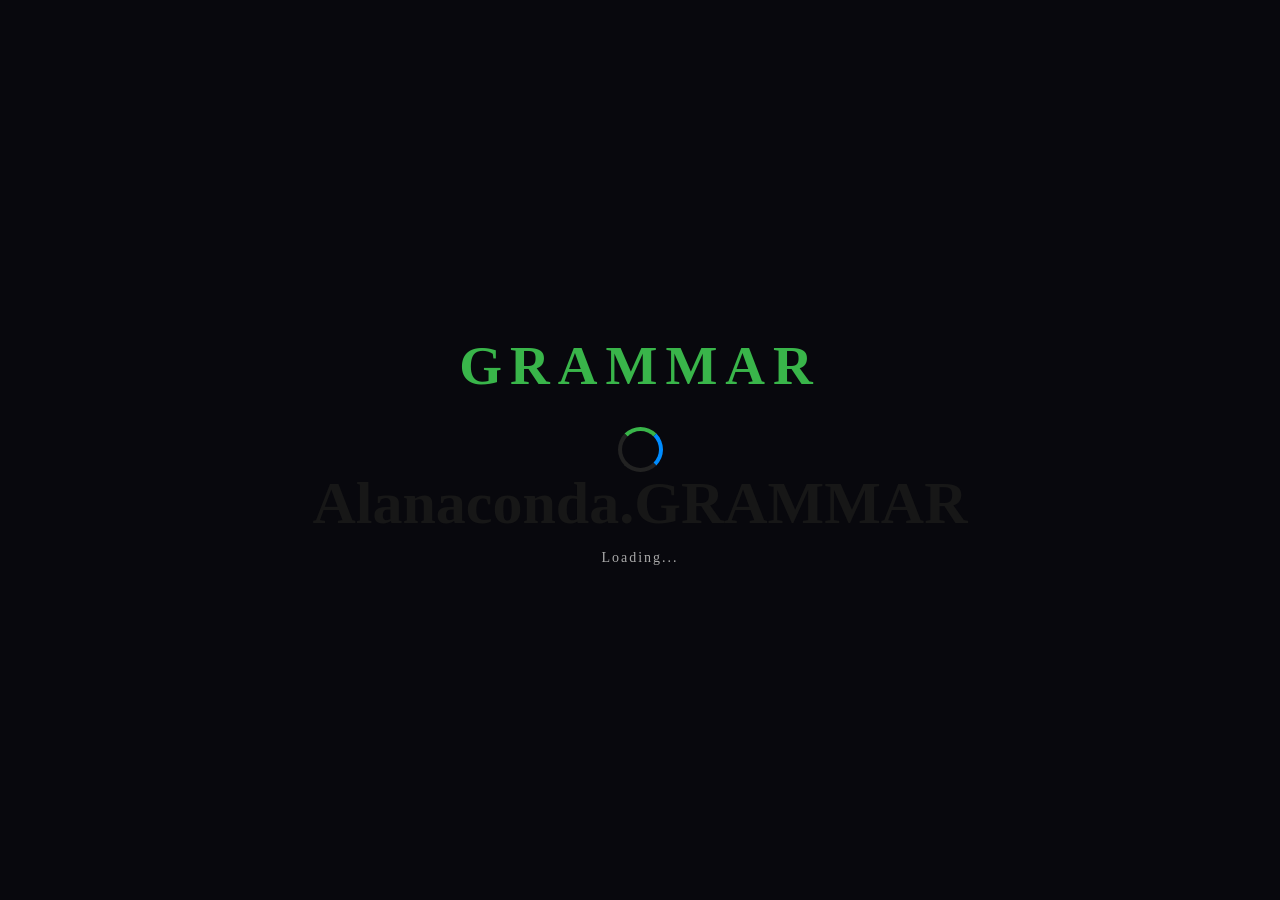
<file: index.html>
<!DOCTYPE html>
<html lang="en">

<head>
    <meta charset="UTF-8">

    <meta name="viewport"
          content="width=device-width, initial-scale=1.0">

    <title>Alanaconda.GRAMMAR</title>

    <!-- CSS -->
    <link rel="stylesheet" href="Style.css">

    <!-- PWA Manifest -->
    <link rel="manifest" href="./manifest.json">

    <!-- PWA Theme -->
    <meta name="theme-color" content="#39B54A">

    <!-- Mobile PWA -->
    <meta name="mobile-web-app-capable" content="yes">

    <!-- iOS -->
    <meta name="apple-mobile-web-app-capable" content="yes">
    <meta name="apple-mobile-web-app-status-bar-style"
          content="black-translucent">
    <meta name="apple-mobile-web-app-title"
          content="GRAMMAR">

    <!-- App Icon -->
    <link rel="icon"
          type="image/png"
          sizes="192x192"
          href="./icon-192.png">

    <link rel="apple-touch-icon"
          href="./icon-192.png">
</head>

<body>

    <!-- ================= SPLASH SCREEN ================= -->

    <div id="splash">

        <div class="logo">
            GRAMMAR
        </div>

        <div class="loader"></div>

        <h1>Alanaconda.GRAMMAR</h1>

        <p>Loading...</p>

    </div>


    <!-- ================= MAIN WEBSITE ================= -->

    <div id="main">

        <!-- NAVBAR -->

        <nav class="main-navbar">
            <h2>GRAMMAR</h2>

            <div class="nav-links">
                <a href="index.html">Home</a>
                <a href="Lessons.html">Lessons</a>
                <a href="Exercises.html">Exercises</a>
                <a href="Results.html">Results</a>
                <a href="Settings.html">Settings ⚙</a>
                <a class="whatsapp-link"
                   href="https://whatsapp.com/channel/0029VbDXFbCJZg49u0L0Hl3t"
                   target="_blank"
                   rel="noopener noreferrer"
                   aria-label="Open WhatsApp channel"
                   title="WhatsApp channel">
                    <svg viewBox="0 0 24 24" aria-hidden="true" focusable="false">
                        <path d="M12 2a10 10 0 0 0-8.7 14.94L2 22l5.2-1.28A10 10 0 1 0 12 2Zm0 18a8 8 0 0 1-4.08-1.12l-.3-.18-3.09.76.83-3.01-.2-.31A8 8 0 1 1 12 20Zm4.39-5.96c-.24-.12-1.42-.7-1.64-.78-.22-.08-.38-.12-.54.12-.16.24-.62.78-.76.94-.14.16-.28.18-.52.06-1.42-.71-2.35-1.27-3.29-2.88-.25-.43.25-.4.71-1.34.08-.16.04-.3-.02-.42-.06-.12-.54-1.3-.74-1.78-.2-.47-.4-.4-.54-.41h-.46c-.16 0-.42.06-.64.3-.22.24-.84.82-.84 2s.86 2.32.98 2.48c.12.16 1.69 2.58 4.1 3.62 1.52.66 2.12.72 2.88.61.46-.07 1.42-.58 1.62-1.14.2-.56.2-1.04.14-1.14-.06-.1-.22-.16-.46-.28Z" />
                   </svg>
                </a>
            </div>
        </nav>


        <!-- HERO SECTION -->

        <section class="hero">

            <div>

                <p class="small">
                    WELCOME TO GRAMMAR
                </p>

                <h1>
                    Learn Grammar.<br>
                    <span>Master English.</span>
                </h1>

                <p class="description">
                    Improve your English grammar with simple
                    lessons and smart exercises.
                </p>

                <a class="button" href="Lessons.html">
                    Start Learning
                </a>

                <blockquote class="home-verse" lang="ar" dir="rtl">
                    وَأَنْ لَيْسَ لِلإِنسَانِ إِلَّا مَا سَعَى ۝ وَأَنَّ سَعْيَهُ سَوْفَ يُرَى ۝
                </blockquote>

            </div>

        </section>

    </div>


    <!-- JavaScript -->
    <script src="script.js"></script>

    <!-- PWA Service Worker -->
    <script>
if ("serviceWorker" in navigator) {
    window.addEventListener("load", () => {
        navigator.serviceWorker
            .register("./sw.js", {
                updateViaCache: "none"
            })
            .then((registration) => {
                console.log("GRAMMAR PWA Ready 🚀", registration);
            })
            .catch((error) => {
                console.error("GRAMMAR PWA Error:", error);
            });
    });
}
    </script>
</body>

</html>
</file>
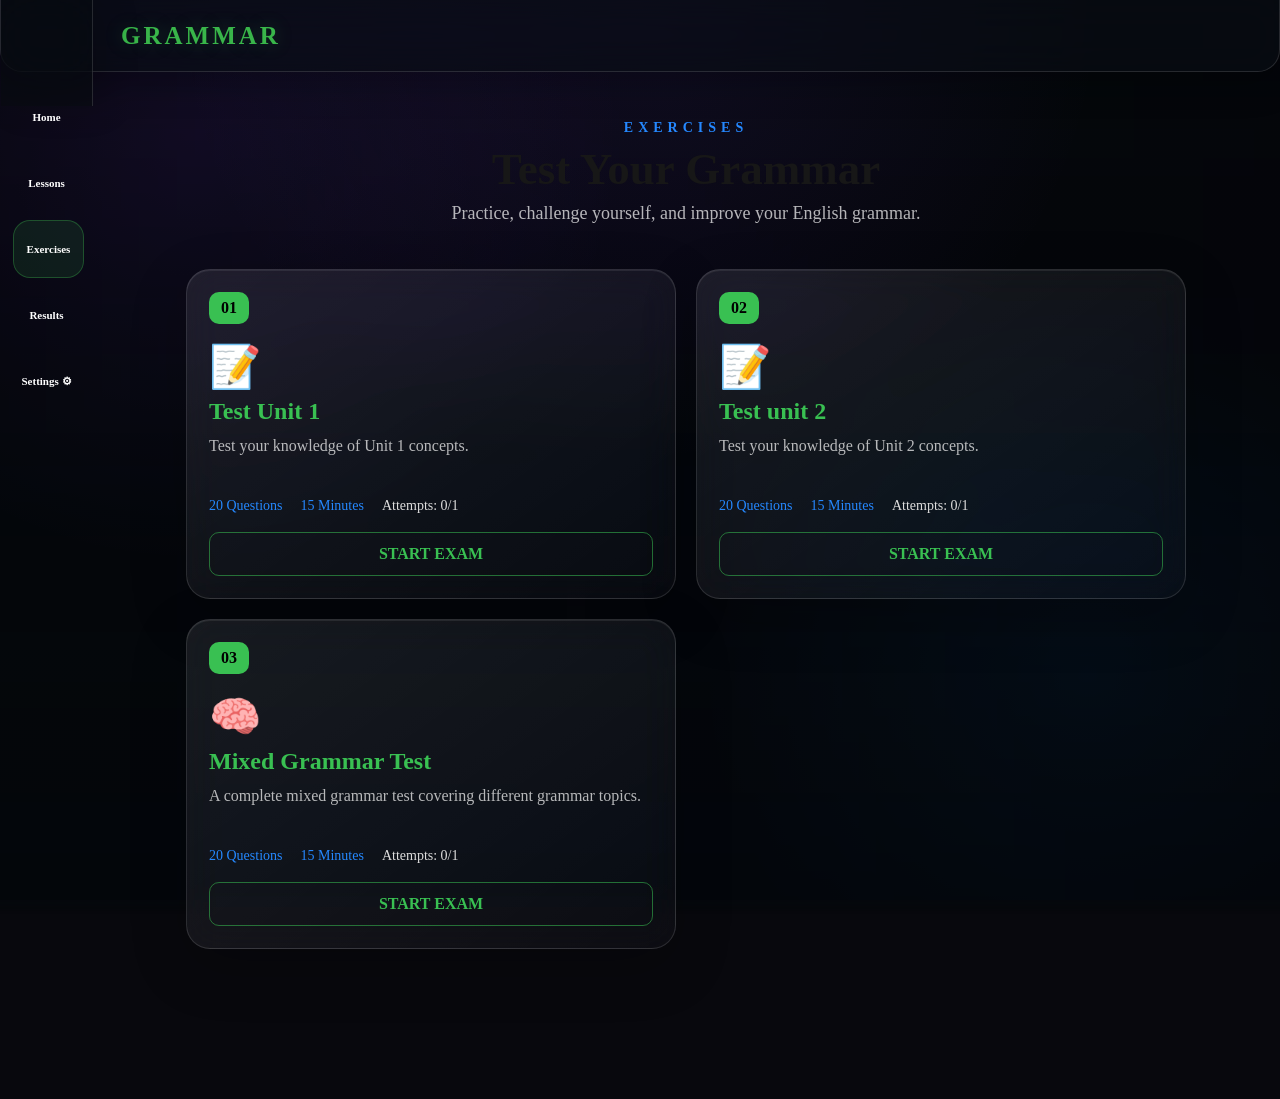
<file: Exercises.html>
<!DOCTYPE html>
<html lang="en">

<head>
	<meta charset="UTF-8">

	<meta
		name="viewport"
		content="width=device-width, initial-scale=1.0"
	>

	<title>GRAMMAR | Exercises</title>

	<link rel="stylesheet" href="Style.css">

</head>


<body>


	<!-- ================= NAVBAR ================= -->

	<nav class="main-navbar" aria-label="Main navigation">

		<h2>GRAMMAR</h2>

		<div class="nav-links">
			<a href="index.html">Home</a>
			<a href="Lessons.html">Lessons</a>
			<a href="Exercises.html" class="active">Exercises</a>
			<a href="Results.html">Results</a>
			<a href="Settings.html">Settings ⚙</a>
		</div>

	</nav>


	<!-- ================= EXERCISES ================= -->

	<main class="exercises-page">

		<header class="exercises-header">

			<p class="section-label">EXERCISES</p>

			<h1>Test Your Grammar</h1>

			<p class="exercises-description">
				Practice, challenge yourself, and improve your English grammar.
			</p>

		</header>


		<section
			id="exercisesContainer"
			class="exercises-container"
			aria-label="Grammar exercises"
		></section>

	</main>

	<script src="script.js"></script>
	<script src="exercises.js"></script>

</body>

</html>
</file>
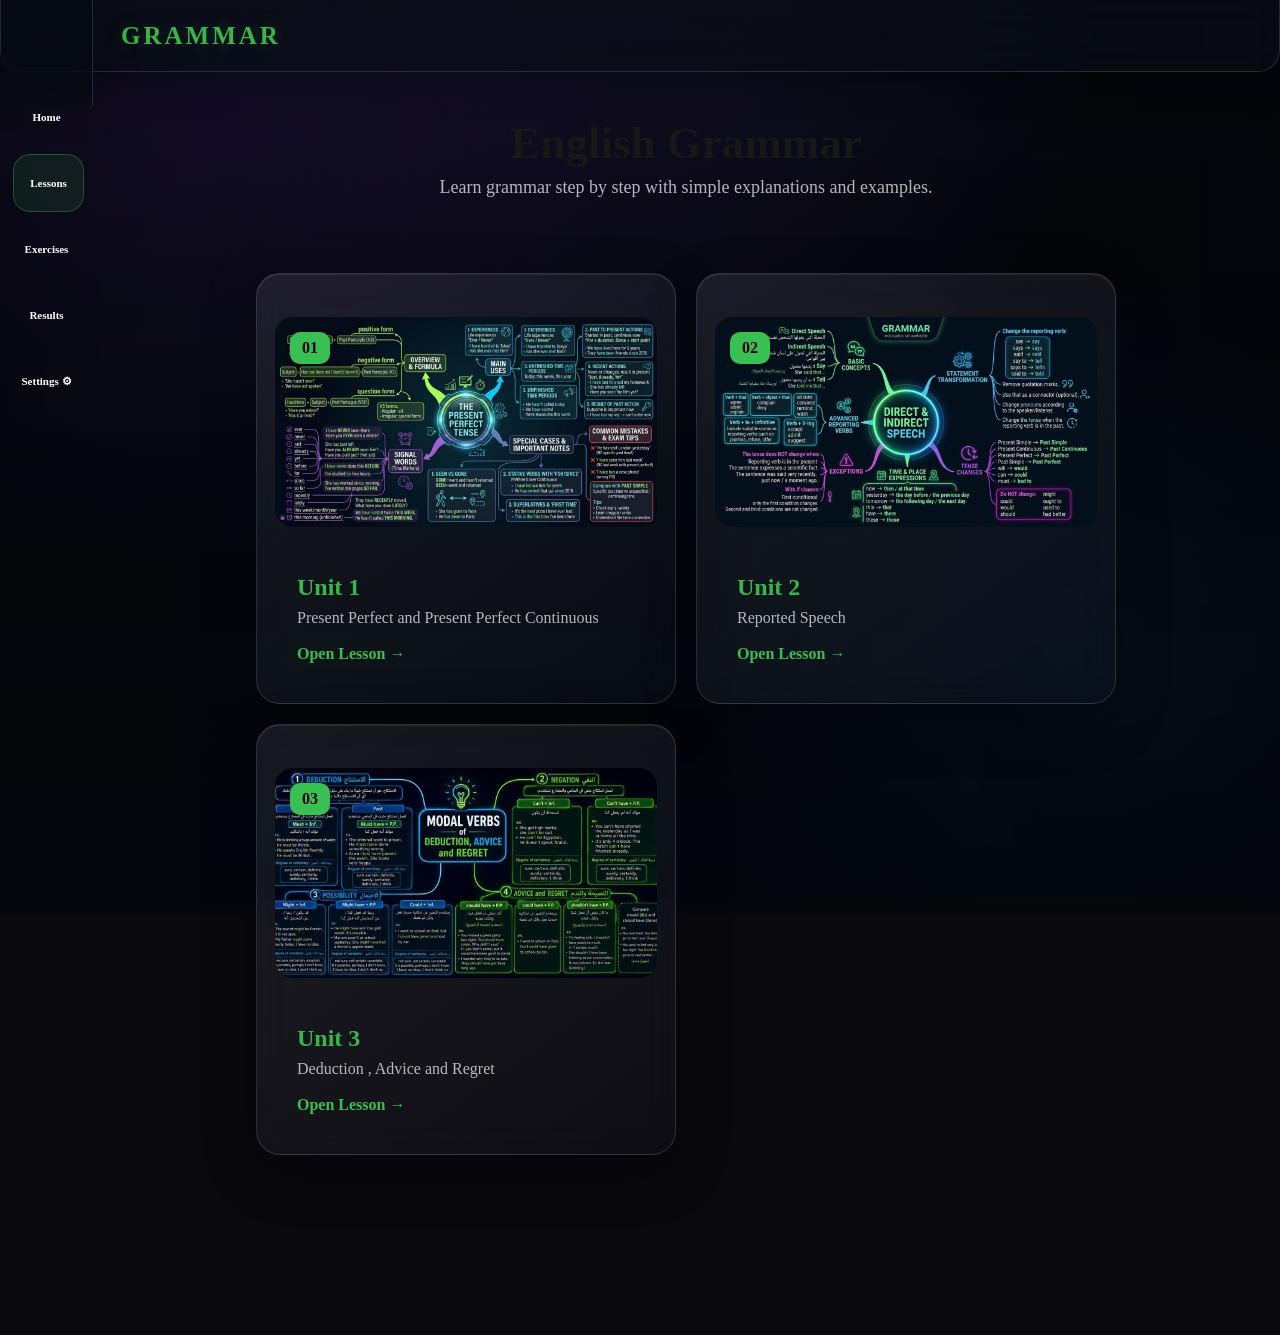
<file: Lessons.html>
<!DOCTYPE html>
<html lang="en">

<head>

    <meta charset="UTF-8">

    <meta
        name="viewport"
        content="width=device-width, initial-scale=1.0"
    >

    <title>GRAMMAR | Lessons</title>

    <link rel="stylesheet" href="Style.css">

</head>


<body>


<!-- ================= NAVBAR ================= -->

<nav class="main-navbar">
    <h2>GRAMMAR</h2>

    <div class="nav-links">
        <a href="index.html">Home</a>
        <a href="Lessons.html" class="active">Lessons</a>
        <a href="Exercises.html">Exercises</a>
        <a href="Results.html">Results</a>
        <a href="Settings.html">Settings ⚙</a>
    </div>
</nav>



<!-- ================= LESSONS ================= -->

<main class="lessons-page">
    <header class="lessons-header">
        <h1>
            English Grammar
        </h1>
        <p class="lessons-description">
            Learn grammar step by step with simple
            explanations and examples.
        </p>

    </header>



    <!-- LESSON CARDS -->

    <section
        id="lessonsContainer"
        class="lessons-container"
    ></section>


</main>
<script src="script.js"></script>
<script src="lessons.js"></script>
</body>

</html>
</file>
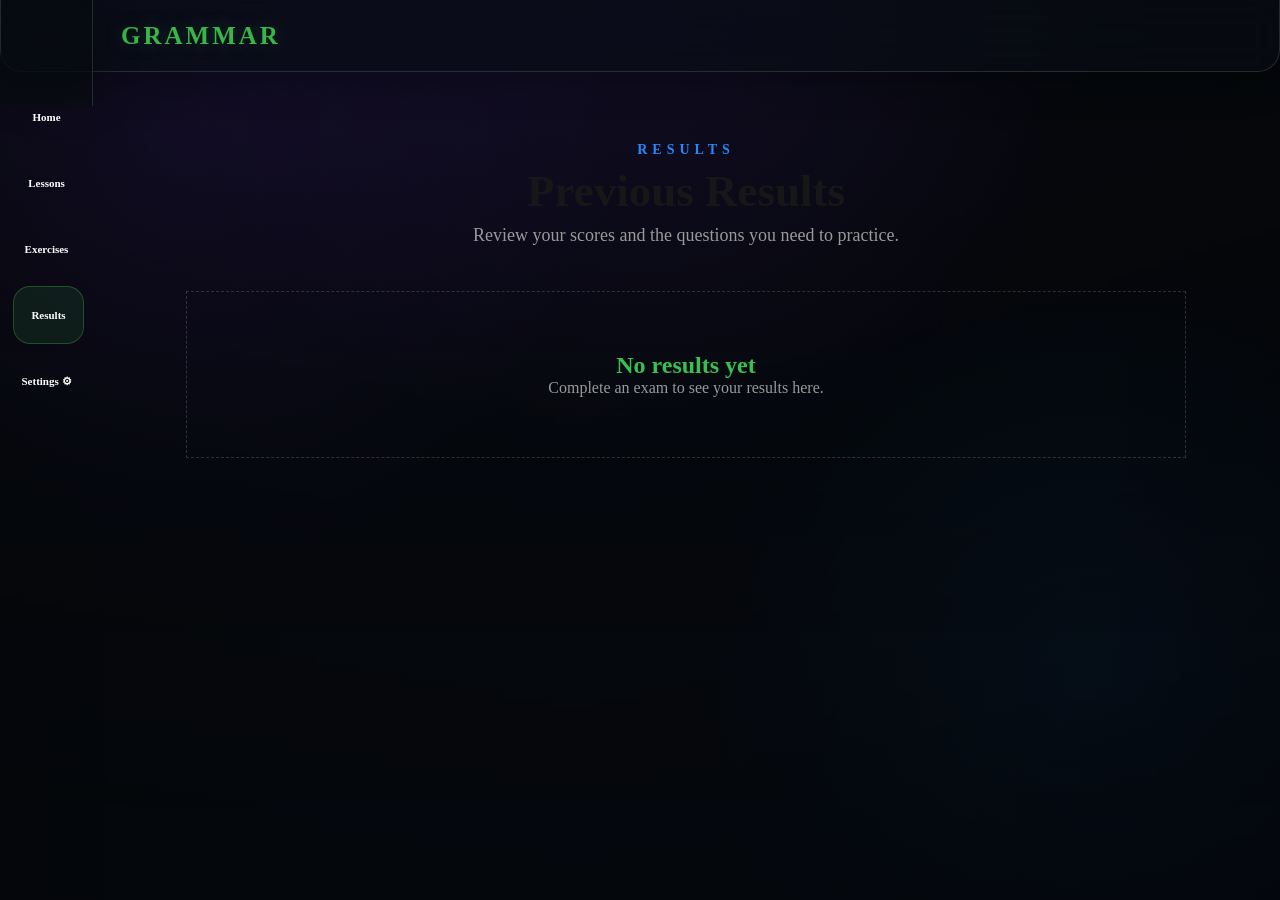
<file: Results.html>
<!DOCTYPE html>
<html lang="en">

<head>
    <meta charset="UTF-8">
    <meta name="viewport" content="width=device-width, initial-scale=1.0">
    <title>GRAMMAR | Results</title>
    <link rel="stylesheet" href="Style.css">
</head>

<body>
    <nav class="main-navbar" aria-label="Main navigation">
        <h2>GRAMMAR</h2>

        <div class="nav-links">
            <a href="index.html">Home</a>
            <a href="Lessons.html">Lessons</a>
            <a href="Exercises.html">Exercises</a>
            <a href="Results.html" class="active">Results</a>
            <a href="Settings.html">Settings ⚙</a>
        </div>
    </nav>

    <main class="results-page">
        <header class="results-header">
            <p class="section-label">RESULTS</p>
            <h1>Previous Results</h1>
            <p class="results-description">Review your scores and the questions you need to practice.</p>
        </header>

        <section id="resultsContainer" class="results-container" aria-live="polite"></section>
    </main>

    <script src="script.js"></script>
    <script src="results.js"></script>
</body>

</html>
</file>
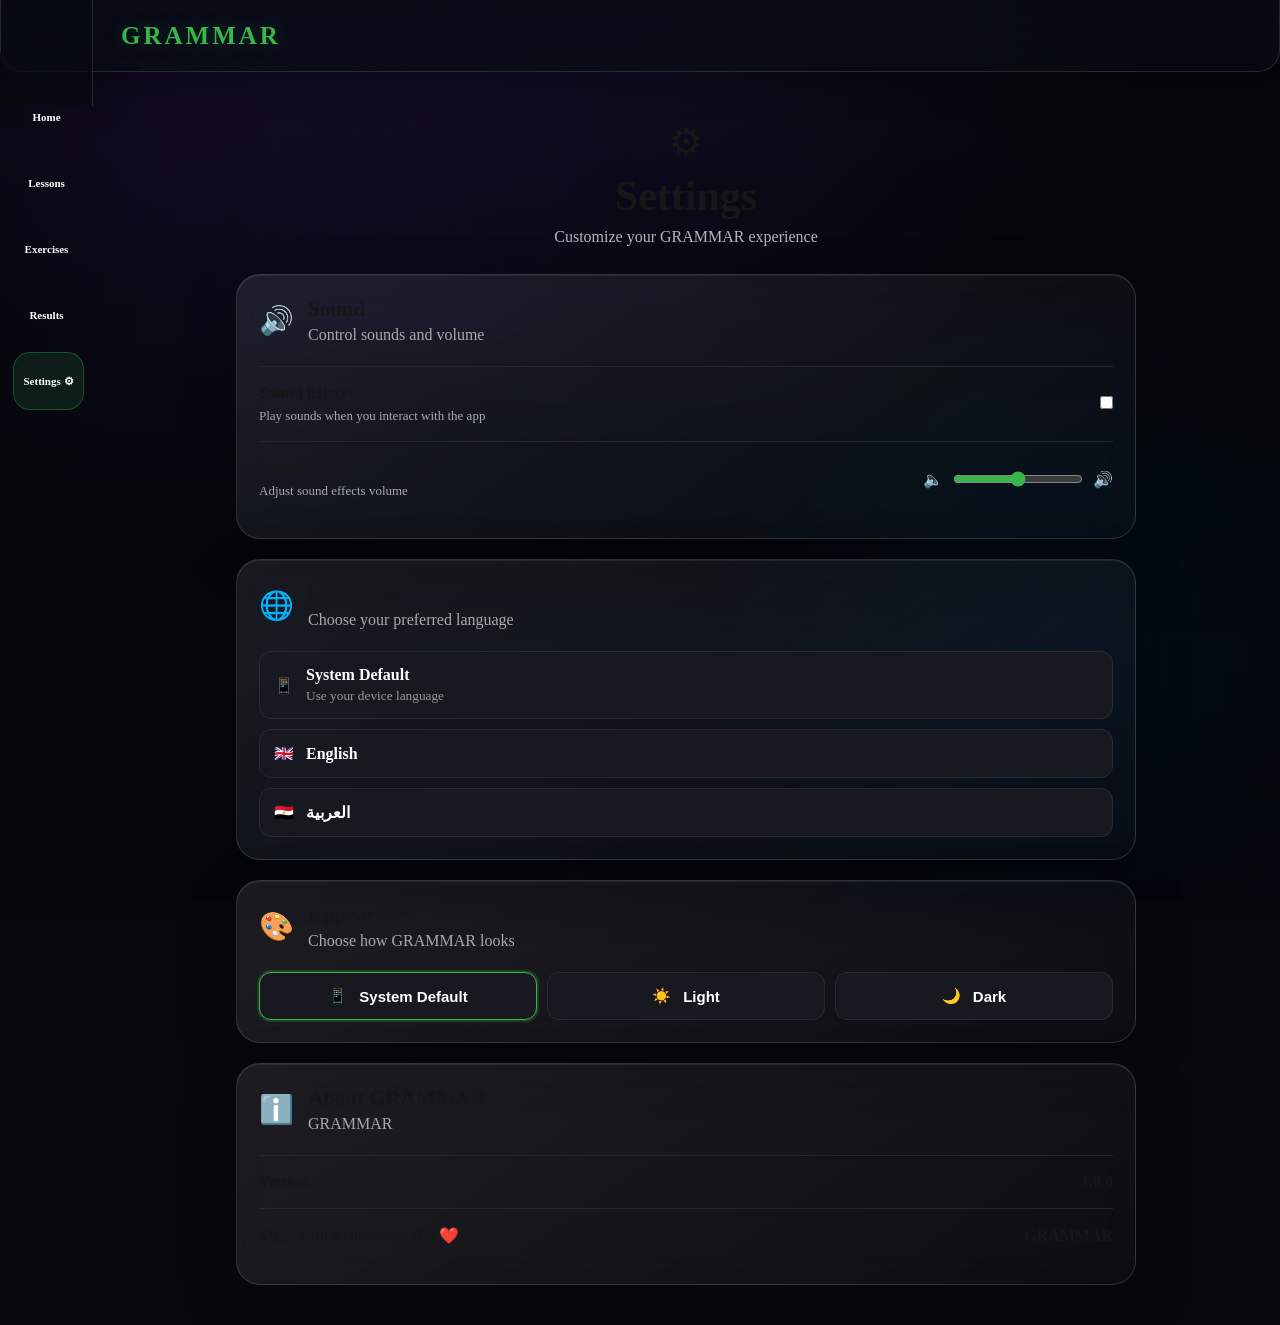
<file: Settings.html>
<!DOCTYPE html>
<html lang="en">

<head>
    <meta charset="UTF-8">
    <meta name="viewport" content="width=device-width, initial-scale=1.0">

    <title>GRAMMAR | Settings</title>

    <link rel="stylesheet" href="Style.css">
</head>

<body>

    <!-- NAVBAR -->
    <nav class="main-navbar">

        <h2>GRAMMAR</h2>

        <div class="nav-links">
            <a href="index.html">Home</a>
            <a href="Lessons.html">Lessons</a>
            <a href="Exercises.html">Exercises</a>
            <a href="Results.html">Results</a>
            <a href="Settings.html" class="active">Settings ⚙</a>
        </div>

    </nav>


    <!-- SETTINGS -->

    <main class="settings-page">

        <div class="settings-header">

            <span class="settings-icon">⚙</span>

            <h1 data-i18n="settings">Settings</h1>

            <p data-i18n="settingsDesc">
                Customize your GRAMMAR experience
            </p>

        </div>


        <!-- SOUND -->

        <section class="settings-card">

            <div class="settings-card-title">

                <div class="settings-title-icon">
                    🔊
                </div>

                <div>
                    <h2 data-i18n="sound">Sound</h2>

                    <p data-i18n="soundDesc">
                        Control sounds and volume
                    </p>
                </div>

            </div>


            <div class="setting-row">

                <div>
                    <h3 data-i18n="soundEffects">
                        Sound Effects
                    </h3>

                    <p data-i18n="soundEffectsDesc">
                        Play sounds when you interact with the app
                    </p>
                </div>

                <label class="switch">

                    <input
                        type="checkbox"
                        id="soundToggle"
                    >

                    <span class="slider"></span>

                </label>

            </div>


            <div class="setting-row volume-row">

                <div>

                    <h3 data-i18n="volume">
                        Volume
                    </h3>

                    <p data-i18n="volumeDesc">
                        Adjust sound effects volume
                    </p>

                </div>

                <div class="volume-control">

                    <span>🔈</span>

                    <input
                        type="range"
                        id="volumeControl"
                        min="0"
                        max="1"
                        step="0.05"
                    >

                    <span>🔊</span>

                </div>

            </div>

        </section>



        <!-- LANGUAGE -->

        <section class="settings-card">

            <div class="settings-card-title">

                <div class="settings-title-icon">
                    🌐
                </div>

                <div>

                    <h2 data-i18n="language">
                        Language
                    </h2>

                    <p data-i18n="languageDesc">
                        Choose your preferred language
                    </p>

                </div>

            </div>


            <div class="language-options">

                <label class="language-option">

                    <input
                        type="radio"
                        name="language"
                        value="system"
                    >

                    <div class="language-info">

                        <span class="language-flag">
                            📱
                        </span>

                        <div>

                            <strong data-i18n="systemDefault">
                                System Default
                            </strong>

                            <small data-i18n="systemDesc">
                                Use your device language
                            </small>

                        </div>

                    </div>

                    <span class="radio-circle"></span>

                </label>


                <label class="language-option">

                    <input
                        type="radio"
                        name="language"
                        value="en"
                    >

                    <div class="language-info">

                        <span class="language-flag">
                            🇬🇧
                        </span>

                        <div>

                            <strong>
                                English
                            </strong>

                        </div>

                    </div>

                    <span class="radio-circle"></span>

                </label>


                <label class="language-option">

                    <input
                        type="radio"
                        name="language"
                        value="ar"
                    >

                    <div class="language-info">

                        <span class="language-flag">
                            🇪🇬
                        </span>

                        <div>

                            <strong>
                                العربية
                            </strong>

                        </div>

                    </div>

                    <span class="radio-circle"></span>

                </label>

            </div>

        </section>



        <!-- APPEARANCE -->

        <section class="settings-card">

            <div class="settings-card-title">

                <div class="settings-title-icon">
                    🎨
                </div>

                <div>

                    <h2 data-i18n="appearance">
                        Appearance
                    </h2>

                    <p data-i18n="appearanceDesc">
                        Choose how GRAMMAR looks
                    </p>

                </div>

            </div>


            <div class="theme-options">

                <button
                    class="theme-option"
                    data-theme="system"
                >

                    <span>📱</span>

                    <strong data-i18n="systemDefault">
                        System
                    </strong>

                </button>


                <button
                    class="theme-option"
                    data-theme="light"
                >

                    <span>☀️</span>

                    <strong data-i18n="light">
                        Light
                    </strong>

                </button>


                <button
                    class="theme-option"
                    data-theme="dark"
                >

                    <span>🌙</span>

                    <strong data-i18n="dark">
                        Dark
                    </strong>

                </button>

            </div>

        </section>



        <!-- ABOUT -->

        <section class="settings-card about-settings">

            <div class="settings-card-title">

                <div class="settings-title-icon">
                    ℹ️
                </div>

                <div>

                    <h2 data-i18n="about">
                        About GRAMMAR
                    </h2>

                    <p>
                        GRAMMAR
                    </p>

                </div>

            </div>


            <div class="app-info">

                <span data-i18n="version">
                    Version
                </span>

                <strong>
                    1.0.0
                </strong>

            </div>


            <div class="app-info">

                <span data-i18n="madeWith">
                    Made with AlancondaX09🐍
                </span>

                <strong>
                    GRAMMAR
                </strong>

            </div>

        </section>

    </main>


    <script src="script.js"></script>

</body>

</html>
</file>
<file: Style.css>
:root {
    --background: #08080d;
    --text: white;
    --card: #111118;
    --border: #24242d;
    --muted: #aaa;
    --accent: #39b54a;
    --accent-secondary: #008cff;
}

html[data-theme="light"] {
    --background: #f5f7fb;
    --text: #171717;
    --card: white;
    --border: #ddddE5;
    --muted: #666;
    --accent: #218838;
    --accent-secondary: #006dcc;
}

html[data-theme="dark"] {
    --background: #08080d;
    --text: white;
    --card: #111118;
    --border: #24242d;
    --muted: #aaa;
    --accent: #39b54a;
    --accent-secondary: #008cff;
}

body {
    background: var(--background);
    color: var(--text);
    transition: background 0.3s ease, color 0.3s ease;
}

nav {
    border-bottom-color: var(--border);
}

.nav-links a {
    color: var(--text);
}

.settings-card {
    background: var(--card);
    border-color: var(--border);
}

.settings-card p,
.settings-header p {
    color: var(--muted);
}

.language-option,
.theme-option {
    color: var(--text);
    background: var(--card);
    border-color: var(--border);
}

.theme-option.selected {
    border-color: #39b54a;
    box-shadow: 0 0 0 2px rgba(57, 181, 74, 0.25);
}

* {
    margin: 0;
    padding: 0;
    box-sizing: border-box;
}

/* =====================
   SPLASH SCREEN
===================== */

#splash {
    position: fixed;
    inset: 0;

    background: #08080d;

    display: flex;
    flex-direction: column;
    justify-content: center;
    align-items: center;

    z-index: 9999;

    transition: opacity 0.5s ease;
}

#splash.hide {
    opacity: 0;
}


/* LOGO */

.logo {
    font-size: 55px;
    font-weight: 900;
    letter-spacing: 8px;

    /* أخضر عادي */
    color: #39b54a;

    opacity: 0;

    animation: logoShow 1.5s ease forwards;
}


/* LOADER */

.loader {
    width: 45px;
    height: 45px;

    margin-top: 30px;

    border-radius: 50%;

    border: 4px solid #222;

    border-top: 4px solid #39b54a;
    border-right: 4px solid #008cff;

    animation: spin 1s linear infinite;
}


#splash p {
    margin-top: 15px;

    color: #aaa;

    font-size: 14px;

    letter-spacing: 2px;
}


#splash h1 {
    width: min(100% - 32px, 700px);

    font-size: clamp(22px, 8vw, 60px);

    line-height: 1.05;

    text-align: center;

    white-space: nowrap;
}


/* =====================
   ANIMATIONS
===================== */

@keyframes logoShow {

    0% {
        opacity: 0;
        transform: scale(0.5);
    }

    70% {
        opacity: 1;
        transform: scale(1.1);
    }

    100% {
        opacity: 1;
        transform: scale(1);
    }

}


@keyframes spin {

    from {
        transform: rotate(0deg);
    }

    to {
        transform: rotate(360deg);
    }

}


/* =====================
   MAIN WEBSITE
===================== */

#main {
    display: none;

    min-height: 100vh;

    animation: homeShow 1s ease;
}


@keyframes homeShow {

    from {
        opacity: 0;
        transform: translateY(30px);
    }

    to {
        opacity: 1;
        transform: translateY(0);
    }

}


/* =====================
   NAVBAR
===================== */

nav {
    height: 80px;

    display: flex;

    align-items: center;

    justify-content: space-between;

    padding: 0 8%;

    border-bottom: 1px solid #222;
}


nav h2 {
    color: #39b54a;

    letter-spacing: 3px;
}


/* NAV LINKS */

.nav-links {
    display: flex;

    gap: 30px;
}


.nav-links a {
    color: white;

    text-decoration: none;

    transition: 0.3s;
}


.nav-links a:hover {
    color: #39b54a;
}


/* =====================
   HERO
===================== */

.hero {
    min-height: auto;
    margin-top: 0;
    padding: 60px 7% 40px;
    align-items: flex-start;
}


.small {
    color: #008cff;

    letter-spacing: 4px;

    margin-bottom: 20px;
}


h1 {
    font-size: 70px;

    line-height: 1.05;
}


h1 span {
    color: #39b54a;
}


.description {
    max-width: 550px;

    color: #aaa;

    font-size: 18px;

    line-height: 1.7;

    margin: 25px 0;
}


/* =====================
   BUTTON
===================== */

button,
.button {
    border: none;

    padding: 15px 30px;

    border-radius: 8px;

    background: #39b54a;

    color: #050505;

    font-size: 16px;

    font-weight: bold;

    cursor: pointer;

    transition: 0.3s;

    display: inline-block;

    text-decoration: none;
}


button:hover,
.button:hover {
    transform: scale(1.05);

    box-shadow:
        0 0 15px rgba(57, 181, 74, 0.4);
}


.home-verse {
    width: 100%;
    margin: 42px 0 0;
    color: #f2f2f2;
    font-size: 22px;
    line-height: 1.9;
    text-align: center;
}


/* =====================
   MOBILE
===================== */

@media (max-width: 760px) {

    nav {
        height: auto;
        min-height: 60px;
        padding: 10px 6px;
        gap: 5px;
        flex-wrap: nowrap;
    }


    nav h2 {
        font-size: 15px;
        letter-spacing: 1px;
        flex-shrink: 0;
    }


    .nav-links {
        display: flex;
        align-items: center;
        justify-content: flex-end;
        gap: 8px;
        flex: 1;
        flex-wrap: nowrap;
    }


    .nav-links a {
        font-size: 11px;
        white-space: nowrap;
    }


    .hero {
        min-height: calc(100vh - 120px);

        padding: 50px 7%;
    }


    h1 {
        font-size: 45px;
    }


    .description {
        font-size: 16px;
    }


    .logo {
        font-size: 40px;

        letter-spacing: 5px;
    }


    #splash h1 {
        width: calc(100% - 32px);

        font-size: clamp(22px, 8vw, 32px);
    }

}

.sound-toggle {
    padding: 8px 12px;
    font-size: 20px;
    background: transparent;
    color: white;
}

/* SETTINGS PAGE */
.settings-page {
    width: min(900px, 92%);
    margin: 40px auto;
}

.settings-header {
    text-align: center;
    margin-bottom: 28px;
}

.settings-icon {
    font-size: 38px;
}

.settings-header h1 {
    font-size: 42px;
    margin: 10px 0;
}

.settings-header p,
.settings-card p {
    color: #aaa;
}

.settings-card {
    background: #111118;
    border: 1px solid #24242d;
    border-radius: 16px;
    padding: 22px;
    margin-bottom: 20px;
}

.settings-card-title {
    display: flex;
    align-items: center;
    gap: 14px;
    margin-bottom: 22px;
}

.settings-title-icon {
    font-size: 28px;
}

.settings-card-title h2 {
    font-size: 21px;
    margin-bottom: 4px;
}

.setting-row,
.app-info {
    display: flex;
    align-items: center;
    justify-content: space-between;
    gap: 20px;
    padding: 17px 0;
    border-top: 1px solid #252530;
}

.setting-row h3 {
    font-size: 16px;
    margin-bottom: 6px;
}

.setting-row p {
    font-size: 13px;
}

.volume-control {
    display: flex;
    align-items: center;
    gap: 10px;
    min-width: 180px;
}

.volume-control input {
    accent-color: #39b54a;
    width: 130px;
}

.language-options,
.theme-options {
    display: grid;
    gap: 10px;
}

.language-option,
.theme-option {
    display: flex;
    align-items: center;
    gap: 12px;
    width: 100%;
    padding: 14px;
    color: white;
    background: #181820;
    border: 1px solid #292936;
    border-radius: 12px;
}

.language-option {
    cursor: pointer;
}

.language-option input {
    display: none;
}

.language-info {
    display: flex;
    align-items: center;
    gap: 12px;
    flex: 1;
}

.language-info small {
    display: block;
    color: #999;
    margin-top: 4px;
}

.theme-options {
    grid-template-columns: repeat(3, 1fr);
}

.theme-option {
    justify-content: center;
    cursor: pointer;
    font-size: 15px;
}

.theme-option:hover,
.language-option:hover {
    border-color: #39b54a;
    background: #1d1d27;
}

@media (max-width: 600px) {
    nav {
        padding: 10px 8px;
        min-height: 60px;
        gap: 6px;
    }

    nav h2 {
        font-size: 15px;
        letter-spacing: 1px;
    }

    .nav-links {
        gap: 5px;
    }

    .nav-links a {
        font-size: 10px;
        white-space: nowrap;
    }

    .settings-page {
        width: 94%;
        margin: 25px auto;
    }

    .settings-header h1 {
        font-size: 30px;
    }

    .settings-card {
        padding: 16px;
        border-radius: 13px;
    }

    .setting-row {
        align-items: flex-start;
        flex-direction: column;
        gap: 12px;
    }

    .volume-control {
        width: 100%;
        min-width: 0;
    }

    .volume-control input {
        width: 100%;
    }

    .theme-options {
        grid-template-columns: 1fr;
    }

    .app-info {
        font-size: 14px;
    }
}

.main-navbar {
    display: flex;
    flex-direction: column;
    align-items: center;
    justify-content: center;
    gap: 18px;
    padding: 22px 30px;
    text-align: center;
}

.main-navbar h2 {
    margin: 0;
    font-size: 32px;
    font-weight: 800;
    letter-spacing: 2px;
    color: #7c3aed;
}

.main-navbar .nav-links {
    display: flex;
    justify-content: center;
    align-items: center;
    gap: 28px;
    flex-wrap: wrap;
}

.main-navbar .nav-links a {
    color: #222;
    font-size: 17px;
    font-weight: 700;
    text-decoration: none;
    transition: color 0.3s ease, transform 0.3s ease;
}

.main-navbar .nav-links a:hover {
    color: #7c3aed;
    transform: translateY(-2px);
}

.main-navbar .nav-links .whatsapp-link {
    display: inline-flex;
    align-items: center;
    justify-content: center;
    width: 38px;
    height: 38px;
    color: #25d366 !important;
    text-shadow: none;
    border: 1px solid rgba(37, 211, 102, 0.45);
    border-radius: 50%;
    transition: color 0.3s ease, background-color 0.3s ease, transform 0.3s ease;
}

.main-navbar .nav-links .whatsapp-link svg {
    width: 22px;
    height: 22px;
    fill: currentColor;
}

.main-navbar .nav-links .whatsapp-link:hover {
    color: #ffffff !important;
    background-color: #25d366;
    transform: translateY(-2px) scale(1.05);
}

.main-navbar .nav-links .login-link {
    display: inline-flex;
    align-items: center;
    justify-content: center;
    width: 38px;
    height: 38px;
    padding: 0;
    color: #39b54a !important;
    text-shadow: none;
    background: transparent;
    border: 1px solid rgba(57, 181, 74, 0.45);
    border-radius: 50%;
    transition: color 0.3s ease, background-color 0.3s ease, transform 0.3s ease;
}

.main-navbar .nav-links .login-link svg {
    width: 22px;
    height: 22px;
    fill: currentColor;
}

.main-navbar .nav-links .login-link:hover,
.main-navbar .nav-links .login-link:focus-visible {
    color: #ffffff !important;
    background-color: #39b54a;
    transform: translateY(-2px) scale(1.05);
    outline: none;
}

@media (max-width: 600px) {
    .main-navbar .nav-links {
        gap: 14px;
    }

    .main-navbar .nav-links a {
        font-size: 15px;
    }

    .main-navbar .nav-links .whatsapp-link {
        width: 34px;
        height: 34px;
    }

    .main-navbar .nav-links .login-link {
        width: 34px;
        height: 34px;
    }
}

nav h2,
.main-navbar h2 {
    color: #39b54a !important;
    font-weight: 900;
    letter-spacing: 3px;
}

.nav-links a,
.main-navbar .nav-links a {
    color: #ffffff !important;
    font-size: 17px;
    font-weight: 700;
    text-decoration: none;
    text-shadow: 0 1px 3px rgba(0, 0, 0, 0.5);
}

.nav-links a:hover,
.main-navbar .nav-links a:hover {
    color: #39b54a !important;
}

.lessons-container {
    display: grid;
    grid-template-columns: repeat(auto-fit, minmax(240px, 1fr));
    gap: 24px;
    padding: 30px 7%;
}

.lesson-card {
    padding: 18px;
    border: 1px solid var(--border);
    border-radius: 16px;
    background: var(--card);
}

.lesson-card img {
    width: 100%;
    height: 160px;
    object-fit: cover;
    border-radius: 12px;
    cursor: pointer;
}

.lesson-card .lesson-content-image {
    height: auto;
    max-height: none;
    object-fit: contain;
    cursor: default;
}

.lesson-card h2 {
    color: #39b54a;
}

.lesson-card p,
.lesson-text p {
    color: var(--muted);
}

.lesson-content {
    display: none;
    margin: 20px 7%;
    padding: 25px;
    border: 1px solid var(--border);
    border-radius: 16px;
    background: var(--card);
}

.lesson-content.show {
    display: block;
}

.lesson-content-inner {
    position: relative;
}

.close-lesson {
    float: right;
    cursor: pointer;
}


.lesson-image {
    display: block;
    max-width: 100%;
    margin: 25px auto;
    border-radius: 12px;
    cursor: zoom-in;
}

.lesson-text {
    margin: 25px 0;
}
/* =========================================
   LESSONS PAGE
========================================= */


.lessons-page {

    width: 90%;

    max-width: 1000px;

    margin: 70px auto;

    padding-bottom: 80px;

}



/* HEADER */

.lessons-header {

    text-align: center;

    margin-bottom: 45px;

}


.section-label {

    color: #2588ff;

    letter-spacing: 5px;

    font-size: 14px;

    font-weight: bold;

}


.lessons-header h1 {

    font-size: 45px;

    margin: 10px 0;

}


.lessons-description {

    color: #999;

    font-size: 18px;

}


.lesson-link {
    margin: 30px 0;
    padding: 22px;
    border: 1px solid rgba(57, 192, 82, 0.35);
    border-radius: 12px;
    background: rgba(57, 192, 82, 0.08);
}

.lesson-link h3 {
    margin-bottom: 10px;
    color: #39c052;
    font-size: 25px;
}

.lesson-link p {
    margin-bottom: 16px;
    color: #ddd;
    font-size: 18px;
    line-height: 1.8;
}

.lesson-link a {
    color: #fff;
    font-weight: 700;
}



/* =========================================
   LESSON CARDS
========================================= */


.lessons-container {

    display: grid;

    grid-template-columns:
        repeat(2, 1fr);

    gap: 20px;

}



.lesson-card {

    background:
        rgba(255,255,255,0.04);

    border:
        1px solid rgba(255,255,255,0.08);

    border-radius: 20px;

    overflow: hidden;

    cursor: pointer;

    transition:
        transform 0.25s,
        border 0.25s,
        box-shadow 0.25s;

}


.lesson-card:hover {

    transform:
        translateY(-6px);

    border-color:
        #39c052;

    box-shadow:
        0 10px 35px
        rgba(57,192,82,0.12);

}

.lesson-card.is-hidden {
    display: none;
}

.lesson-card.is-open {
    grid-column: 1 / -1;
    cursor: default;
    transform: none;
    animation: lesson-card-open 0.35s ease both;
}

.lesson-card.is-open:hover {
    transform: none;
}

/* =========================================
   EXERCISE CARDS
========================================= */

.exercises-page {
    width: 90%;
    max-width: 1000px;
    margin: 70px auto;
    padding-bottom: 80px;
}

.exercises-header {
    margin-bottom: 45px;
    text-align: center;
}

.exercises-header h1 {
    margin: 10px 0;
    font-size: 45px;
}

.exercises-description {
    color: #999;
    font-size: 18px;
}

.exercises-container {
    display: grid;
    grid-template-columns: repeat(2, 1fr);
    gap: 20px;
}

.exercise-card {
    position: relative;
    display: flex;
    min-height: 330px;
    flex-direction: column;
    padding: 22px;
    border: 1px solid rgba(255, 255, 255, 0.08);
    border-radius: 20px;
    background: rgba(255, 255, 255, 0.04);
    transition: transform 0.25s, border 0.25s, box-shadow 0.25s;
}

.exercise-card:hover {
    transform: translateY(-6px);
    border-color: #39c052;
    box-shadow: 0 10px 35px rgba(57, 192, 82, 0.12);
}

.exercise-card.is-hidden {
    display: none;
}

.exercise-card.is-open {
    grid-column: 1 / -1;
    min-height: 0;
    cursor: default;
    transform: none;
    animation: exercise-card-open 0.35s ease both;
}

.exercise-card.is-open:hover {
    transform: none;
}

@keyframes exercise-card-open {
    from {
        opacity: 0.7;
        transform: translateY(10px) scale(0.98);
    }

    to {
        opacity: 1;
        transform: translateY(0) scale(1);
    }
}

.exercise-number {
    align-self: flex-start;
    padding: 7px 12px;
    border-radius: 10px;
    background: #39c052;
    color: #000;
    font-weight: bold;
}

.exercise-icon {
    margin: 22px 0 10px;
    color: #2588ff;
    font-size: 42px;
    line-height: 1;
}

.exercise-info h2 {
    margin: 0 0 8px;
    color: #39c052;
    font-size: 24px;
}

.exercise-info p {
    margin: 0;
    color: #999;
    line-height: 1.6;
}

.exercise-meta {
    display: flex;
    gap: 18px;
    margin-top: auto;
    padding: 22px 0 18px;
    color: #ddd;
    font-size: 14px;
}

.question-count,
.exam-time {
    color: #2588ff;
}

.start-exam-btn {
    width: 100%;
    padding: 12px 16px;
    border: 1px solid rgba(57, 192, 82, 0.55);
    border-radius: 10px;
    background: transparent;
    color: #39c052;
    font: inherit;
    font-weight: bold;
    cursor: pointer;
    transition: background 0.2s, color 0.2s;
}

.start-exam-btn:hover {
    background: #39c052;
    color: #000;
}

.start-exam-btn:disabled {
    border-color: rgba(153, 153, 153, 0.35);
    color: #777;
    cursor: not-allowed;
}

.start-exam-btn:disabled:hover {
    background: transparent;
    color: #777;
}

.exam-container {
    display: none;
}

.exam-container.is-active {
    display: block;
    margin-top: 10px;
    padding: 30px;
    border: 1px solid rgba(255, 255, 255, 0.08);
    border-radius: 16px;
    background: rgba(0, 0, 0, 0.12);
}

.exam-header,
.exam-actions {
    display: flex;
    align-items: center;
    justify-content: space-between;
    gap: 16px;
}

.back-exam-btn,
.previous-question-btn,
.next-question-btn,
.submit-exam-btn {
    padding: 10px 14px;
    border: 1px solid rgba(57, 192, 82, 0.55);
    border-radius: 10px;
    background: transparent;
    color: #39c052;
    font: inherit;
    font-weight: 700;
    cursor: pointer;
}

.back-exam-btn:hover,
.previous-question-btn:hover,
.next-question-btn:hover,
.submit-exam-btn:hover {
    background: #39c052;
    color: #000;
}

.exam-timer {
    color: #2588ff;
    font-size: 20px;
    font-weight: 700;
}

.exam-progress-info {
    margin: 28px 0 8px;
    color: #999;
}

.exam-progress {
    width: 100%;
    height: 8px;
    accent-color: #39c052;
}

.question-navigator {
    display: flex;
    flex-wrap: wrap;
    gap: 5px;

    margin-top: 18px;
    margin-bottom: 35px;

    padding: 8px;

    border: 1px solid rgba(255, 255, 255, 0.08);
    border-radius: 10px;

    background: rgba(255, 255, 255, 0.03);
}

.question-number-btn {
    min-width: 33px;
    width: 33px;
    height: 33px;

    padding: 0;

    border: 1px solid rgba(255, 255, 255, 0.14);
    border-radius: 7px;

    background: transparent;
    color: #999;

    font: inherit;
    font-size: 13px;
    font-weight: 700;

    cursor: pointer;
}

.question-number-btn:hover,
.question-number-btn.is-current {
    border-color: #39c052;
    color: #39c052;
}

.question-number-btn.is-answered {
    background: rgba(57, 192, 82, 0.18);
    color: #ddd;
}

.question-number-btn.is-current {
    box-shadow: 0 0 0 2px rgba(57, 192, 82, 0.2);
}


/* رأس السؤال */
.exam-question h2 {
    margin: 0 0 22px !important;
    color: #ddd;
    font-size: 24px;
    line-height: 1.6;
}


/* الموبايل */
@media (max-width: 600px) {

    .question-navigator {
        gap: 4px;
        padding: 7px;
        margin-top: 15px;
        margin-bottom: 35px !important;
    }

    .question-number-btn {
        min-width: 29px;
        width: 29px;
        height: 29px;

        font-size: 12px;
        border-radius: 6px;
    }

    .exam-question h2 {
        margin-top: 0 !important;
        margin-bottom: 20px !important;

        font-size: 20px;
        line-height: 1.65;
    }
}
.answer-options {
    display: grid;
    gap: 12px;
}

.answer-option {
    display: flex;
    align-items: center;
    gap: 10px;
    padding: 14px;
    border: 1px solid rgba(255, 255, 255, 0.1);
    border-radius: 10px;
    color: #ddd;
    cursor: pointer;
}

.answer-option:has(input:checked) {
    border-color: #39c052;
    color: #39c052;
}

.exam-validation-message {
    margin: 14px 0 0;
    color: #dca64b !important;
    text-align: right;
}

.submit-exam-btn:disabled {
    border-color: rgba(153, 153, 153, 0.35);
    color: #777;
    cursor: not-allowed;
}

.submit-exam-btn:disabled:hover {
    background: transparent;
    color: #777;
}

.exam-actions {
    justify-content: flex-end;
    margin-top: 28px;
}

.exam-empty,
.exam-result {
    text-align: center;
}

.exam-empty h2,
.exam-result h2 {
    color: #39c052;
}

.exam-empty p,
.exam-result p {
    color: #999;
}

.exam-score {
    color: #2588ff !important;
    font-size: 38px;
    font-weight: 700;
}

.exam-percentage {
    color: #39c052 !important;
    font-size: 28px;
    font-weight: 700;
}

.wrong-answers {
    margin-top: 28px;
    text-align: left;
}

.wrong-answers h3 {
    color: #ddd;
}

.wrong-answer {
    margin-top: 14px;
    padding: 14px;
    border-left: 3px solid #d64b4b;
    background: rgba(214, 75, 75, 0.08);
}

.wrong-answer h4 {
    margin: 0 0 8px;
    color: #ddd;
}

.wrong-answer p {
    margin: 5px 0;
}

.all-answers-correct {
    color: #39c052 !important;
}

.results-page {
    width: 90%;
    max-width: 1000px;
    margin: 70px auto;
    padding-bottom: 80px;
}

.results-header {
    margin-bottom: 45px;
    text-align: center;
}

.results-header h1 {
    margin: 10px 0;
    font-size: 45px;
}

.results-description {
    color: #999;
    font-size: 18px;
}

.results-container {
    display: grid;
    gap: 20px;
}

.result-card {
    padding: 24px;
    border: 1px solid rgba(255, 255, 255, 0.08);
    border-radius: 16px;
    background: rgba(255, 255, 255, 0.04);
}

.result-card-header {
    display: flex;
    align-items: flex-start;
    justify-content: space-between;
    gap: 20px;
}

.result-card h2 {
    margin: 4px 0 8px;
    color: #ddd;
}

.result-card time,
.result-attempt {
    color: #999;
    font-size: 14px;
}

.result-attempt {
    margin: 0;
    color: #39c052;
}

.result-summary {
    display: grid;
    min-width: 90px;
    text-align: center;
}

.result-summary strong {
    color: #39c052;
    font-size: 32px;
}

.result-summary span {
    color: #999;
}

.result-wrong-answers {
    margin-top: 24px;
}

.result-wrong-answers h3 {
    color: #ddd;
}

.results-empty {
    padding: 60px 20px;
    border: 1px dashed rgba(255, 255, 255, 0.16);
    text-align: center;
}

.results-empty h2 {
    color: #39c052;
}

.results-empty p {
    color: #999;
}

@media (max-width: 600px) {
    .result-card-header {
        flex-direction: column;
    }

    .result-summary {
        text-align: left;
    }
}

@keyframes lesson-card-open {
    from {
        opacity: 0.7;
        transform: translateY(10px) scale(0.98);
    }

    to {
        opacity: 1;
        transform: translateY(0) scale(1);
    }
}

/* IMAGE */

.lesson-image {

    position: relative;

    width: 100%;

    height: 210px;

    overflow: hidden;

}


.lesson-image img {

    width: 100%;

    height: 100%;

    object-fit: cover;

    display: block;

    transition:
        transform 0.4s;

}


.lesson-card:hover
.lesson-image img {

    transform:
        scale(1.05);

}



/* NUMBER */

.lesson-number {

    position: absolute;

    top: 15px;

    left: 15px;

    background:
        #39c052;

    color:
        #000;

    font-weight: bold;

    padding:
        7px 12px;

    border-radius:
        10px;

}



/* CARD INFO */

.lesson-card-info {

    padding: 22px;

}


.lesson-card-info h2 {

    margin: 0 0 8px;

    font-size: 24px;

}


.lesson-card-info p {

    margin: 0 0 18px;

    color: #999;

}


.lesson-open {

    color:
        #39c052;

    font-weight:
        bold;

}



/* =========================================
   LESSON CONTENT
========================================= */


.lesson-content {

    display: none;

    margin-top: 35px;

}

.lesson-content.show {

    display: block;

}



.lesson-content-inner {

    padding: 30px;

    border-radius: 22px;

    background:
        rgba(255,255,255,0.035);

    border:
        1px solid rgba(255,255,255,0.08);

}



.lesson-content-header {

    margin-bottom: 30px;

}


.lesson-content-header span {

    color:
        #2588ff;

    letter-spacing:
        4px;

    font-size:
        13px;

}


.lesson-content-header h2 {

    font-size:
        35px;

    margin:
        10px 0;

}


.lesson-content-header p {

    color:
        #999;

}



/* CONTENT IMAGES */

.lesson-content-image {

    display: block;

    width: 100%;

    max-width: 850px;

    height: auto;

    margin:
        25px auto;

    border-radius:
        15px;

}

.lesson-card-content {
    padding: 30px;
    border-radius: 20px;
    background: rgba(255, 255, 255, 0.035);
    border: 1px solid rgba(255, 255, 255, 0.08);
    animation: lesson-content-reveal 0.3s ease both;
}

.lesson-back {
    display: inline-flex;
    align-items: center;
    gap: 8px;
    margin-bottom: 28px;
    padding: 10px 14px;
    border: 1px solid rgba(57, 192, 82, 0.45);
    border-radius: 10px;
    background: transparent;
    color: #39c052;
    font: inherit;
    font-weight: 700;
    cursor: pointer;
    transition: background 0.2s, color 0.2s;
}

.lesson-back:hover {
    background: #39c052;
    color: #000;
}

@keyframes lesson-content-reveal {
    from {
        opacity: 0;
        transform: translateY(12px);
    }

    to {
        opacity: 1;
        transform: translateY(0);
    }
}



/* TEXT */

.lesson-text {

    margin:
        30px 0;

}


.lesson-text h3 {

    color:
        #39c052;

    font-size:
        25px;

    margin-bottom:
        10px;

}


.lesson-text-body {

    color:
        #ddd;

    font-size:
        18px;

    line-height:
        1.8;
    overflow-wrap: anywhere;

}


.lesson-text-body h4 {
    margin: 28px 0 14px;
    color: #39c052;
    font-size: 22px;
    line-height: 1.4;
}

.lesson-text-body h4:first-child {
    margin-top: 0;
}

.lesson-text-body br + h4 {
    margin-top: 28px;
}

.lesson-text-body strong {
    display: inline-block;
    margin-top: 12px;
    color: #fff;
}

.lesson-bullet {
    margin: 8px 0;
    padding-left: 18px;
}

.lesson-bullet::before {
    content: "•";
    margin-right: 8px;
    color: #39c052;
}



/* =========================================
   MOBILE
========================================= */


@media (max-width: 600px) {


    .lessons-page {

        width: 92%;

        margin:
            45px auto;

    }


    .lessons-header h1 {

        font-size:
            34px;

    }


    .lessons-description {

        font-size:
            16px;

    }


    .lessons-container {

        grid-template-columns:
            1fr;

    }


    .exercises-page {

        width: 92%;

        margin:
            45px auto;

    }


    .exercises-header h1 {

        font-size:
            34px;

    }


    .exercises-description {

        font-size:
            16px;

    }


    .exercises-container {

        grid-template-columns:
            1fr;

    }


    .exercise-card {

        min-height:
            300px;

    }


    .lesson-image {

        height:
            180px;

    }


    .lesson-card-info h2 {

        font-size:
            21px;

    }


    .lesson-content-inner {

        padding:
            20px;

    }


    .lesson-card-content {

        padding:
            20px;

    }


    .lesson-content-header h2 {

        font-size:
            28px;

    }


    .lesson-text-body {

        font-size:
            16px;

        line-height:
            1.9;

    }


    .lesson-text-body h4,
    .lesson-link h3 {

        font-size:
            20px;

    }


    .lesson-link {

        padding:
            18px;

    }


    .lesson-content-image {

        width: 100%;

        border-radius:
            12px;

    }

}

/* =========================================================
   GRAMMAR — ORGANIC BLURRY GLASS RESPONSIVE UI
   Added as an override layer so the original styling stays intact.
========================================================= */

:root {
    --glass-bg: rgba(12, 16, 22, 0.48);
    --glass-bg-strong: rgba(10, 14, 20, 0.68);
    --glass-border: rgba(255, 255, 255, 0.13);
    --glass-highlight: rgba(255, 255, 255, 0.08);
    --glass-blur: 18px;
    --site-bg-image: none; /* replace with: url("your-sea-image.jpg") */
}

/* Dedicated atmospheric background */
body {
    position: relative;
    min-height: 100vh;
    overflow-x: hidden;
    background:
        radial-gradient(circle at 15% 15%, rgba(124, 58, 237, 0.18), transparent 32%),
        radial-gradient(circle at 85% 75%, rgba(0, 140, 255, 0.13), transparent 30%),
        linear-gradient(rgba(5, 8, 13, 0.58), rgba(5, 8, 13, 0.76)),
        var(--site-bg-image),
        #08080d;
    background-size: cover;
    background-position: center;
    background-attachment: fixed;
}

/* When a real landscape photo is supplied, the image becomes the visual layer. */
body::before {
    content: "";
    position: fixed;
    inset: 0;
    z-index: -2;
    pointer-events: none;
    background:
        linear-gradient(180deg, rgba(5, 8, 13, 0.30), rgba(5, 8, 13, 0.72)),
        var(--site-bg-image);
    background-size: cover;
    background-position: center;
    filter: blur(2px);
    transform: scale(1.02);
}

body::after {
    content: "";
    position: fixed;
    inset: 0;
    z-index: -1;
    pointer-events: none;
    background:
        radial-gradient(circle at 50% 0%, rgba(124, 58, 237, 0.10), transparent 42%),
        linear-gradient(90deg, rgba(0,0,0,.12), transparent 45%, rgba(0,0,0,.16));
}

/* =========================================================
   TOP BAR
========================================================= */

.main-navbar,
nav {
    position: sticky;
    top: 0;
    z-index: 1000;
    min-height: 72px;
    height: auto;
    padding: 14px 28px;
    border: 1px solid var(--glass-border);
    border-top: 0;
    border-radius: 0 0 22px 22px;
    background: var(--glass-bg-strong);
    box-shadow: 0 12px 35px rgba(0, 0, 0, 0.22);
    backdrop-filter: blur(var(--glass-blur)) saturate(135%);
    -webkit-backdrop-filter: blur(var(--glass-blur)) saturate(135%);
}

.main-navbar {
    flex-direction: row;
    justify-content: space-between;
    text-align: left;
    gap: 20px;
}

.main-navbar h2,
nav h2 {
    margin: 0;
    color: #39b54a !important;
    font-size: 25px;
    letter-spacing: 3px;
    text-shadow: 0 0 18px rgba(57,181,74,.25);
}

.main-navbar .nav-links {
    display: flex;
    align-items: center;
    justify-content: flex-end;
    gap: 8px;
    flex-wrap: nowrap;
}

.main-navbar .nav-links a,
.nav-links a {
    display: inline-flex;
    align-items: center;
    justify-content: center;
    min-height: 42px;
    padding: 9px 13px;
    border: 1px solid transparent;
    border-radius: 14px;
    color: #fff !important;
    font-size: 14px;
    font-weight: 700;
    text-decoration: none;
    text-shadow: none;
    transition: .25s ease;
}

.main-navbar .nav-links a:hover,
.main-navbar .nav-links a.active,
.nav-links a:hover {
    color: #fff !important;
    border-color: rgba(57,181,74,.35);
    background: rgba(57,181,74,.12);
    transform: translateY(-1px);
}

/* =========================================================
   ORGANIC GLASS CARDS
========================================================= */

.lesson-card,
.exercise-card,
.settings-card,
.lesson-content,
.lesson-link,
.exam-container,
.question-navigator,
.auth-card {
    border: 1px solid var(--glass-border) !important;
    background: linear-gradient(
        145deg,
        rgba(255,255,255,.085),
        rgba(255,255,255,.025)
    ) !important;
    box-shadow:
        inset 0 1px 0 var(--glass-highlight),
        0 18px 55px rgba(0,0,0,.22);
    backdrop-filter: blur(var(--glass-blur)) saturate(130%);
    -webkit-backdrop-filter: blur(var(--glass-blur)) saturate(130%);
}

.lesson-card,
.exercise-card,
.settings-card {
    border-radius: 24px !important;
}

.lesson-card:hover,
.exercise-card:hover {
    border-color: rgba(57,181,74,.42) !important;
    box-shadow:
        inset 0 1px 0 rgba(255,255,255,.10),
        0 20px 55px rgba(0,0,0,.30),
        0 0 28px rgba(57,181,74,.07);
}

.lesson-card img {
    border-radius: 18px;
    filter: saturate(.92);
}

/* =========================================================
   PAGE CONTENT
========================================================= */

.lessons-page,
.exercises-page,
.settings-page {
    margin-top: 48px;
}

.hero {
    padding-top: 70px;
}

.description,
.lessons-description,
.exercises-description,
.settings-header p,
.lesson-card p,
.lesson-text p,
.exercise-info p {
    color: rgba(255,255,255,.70);
}

/* =========================================================
   MOBILE — TOP BAR + BOTTOM BAR
========================================================= */

@media (max-width: 760px) {

    body {
        padding-bottom: 82px;
        background-attachment: scroll;
    }

    .main-navbar,
    nav {
        position: sticky;
        top: 0;
        min-height: 60px;
        height: 60px;
        padding: 8px 14px;
        border-radius: 0 0 18px 18px;
        border-left: 0;
        border-right: 0;
    }

    .main-navbar h2,
    nav h2 {
        font-size: 17px;
        letter-spacing: 2px;
    }

    /* Bottom navigation */
    .main-navbar .nav-links,
    nav .nav-links {
        position: fixed;
        left: 10px;
        right: 10px;
        bottom: 10px;
        z-index: 2000;

        display: flex;
        align-items: center;
        justify-content: space-around;
        gap: 4px;

        min-height: 64px;
        padding: 7px;

        border: 1px solid var(--glass-border);
        border-radius: 22px;

        background: rgba(9, 12, 18, .76);
        box-shadow:
            0 16px 45px rgba(0,0,0,.42),
            inset 0 1px 0 rgba(255,255,255,.08);

        backdrop-filter: blur(22px) saturate(140%);
        -webkit-backdrop-filter: blur(22px) saturate(140%);
    }

    .main-navbar .nav-links a,
    nav .nav-links a {
        flex: 1;
        min-width: 0;
        min-height: 50px;
        padding: 7px 4px;
        border-radius: 16px;
        font-size: 10px;
        line-height: 1.1;
        text-align: center;
        white-space: nowrap;
    }

    .main-navbar .nav-links a:hover,
    .main-navbar .nav-links a.active,
    nav .nav-links a:hover {
        transform: none;
    }

    /* Keep external WhatsApp icon compact if present */
    .main-navbar .nav-links .whatsapp-link,
    .main-navbar .nav-links .login-link {
        flex: 0 0 42px;
        width: 42px;
        height: 42px;
        min-height: 42px;
        padding: 0;
    }

    .lessons-page,
    .exercises-page,
    .settings-page {
        width: 92%;
        margin-top: 30px;
        padding-bottom: 25px;
    }

    .lessons-container,
    .exercises-container {
        grid-template-columns: 1fr;
        gap: 16px;
        padding: 20px 0;
    }

    .lesson-card,
    .exercise-card,
    .settings-card {
        border-radius: 21px !important;
    }

    .lesson-card.is-open,
    .exercise-card.is-open {
        grid-column: auto;
    }

    .hero {
        padding: 45px 7% 25px;
    }

    h1 {
        font-size: clamp(38px, 12vw, 52px);
    }
}

/* =========================================================
   LANDSCAPE / LARGE SCREEN — SIDE BAR + TOP BAR
========================================================= */

@media (min-width: 761px) {

    body {
        padding-left: 92px;
    }

    .main-navbar,
    nav {
        position: sticky;
        top: 0;
        margin-left: -92px;
        padding-left: 120px;
    }

    /* Side navigation */
    .main-navbar .nav-links,
    nav .nav-links {
        position: fixed;
        top: 0;
        bottom: 0;
        left: 0;
        z-index: 1500;

        width: 92px;
        padding: 88px 10px 18px;

        display: flex;
        flex-direction: column;
        align-items: stretch;
        justify-content: flex-start;
        gap: 8px;

        border-right: 1px solid var(--glass-border);
        background: rgba(8, 11, 17, .68);

        backdrop-filter: blur(22px) saturate(135%);
        -webkit-backdrop-filter: blur(22px) saturate(135%);
        box-shadow: 12px 0 35px rgba(0,0,0,.16);
    }

    .main-navbar .nav-links a,
    nav .nav-links a {
        width: 100%;
        min-height: 58px;
        padding: 8px 5px;
        border-radius: 17px;
        font-size: 11px;
        text-align: center;
        white-space: normal;
    }

    .main-navbar .nav-links a:hover,
    .main-navbar .nav-links a.active,
    nav .nav-links a:hover {
        transform: translateX(2px);
    }

    .main-navbar .nav-links .whatsapp-link,
    .main-navbar .nav-links .login-link {
        width: 48px;
        height: 48px;
        min-height: 48px;
        margin: 4px auto;
    }
}

/* =========================================================
   ACCESSIBILITY / REDUCED MOTION
========================================================= */

@media (prefers-reduced-motion: reduce) {
    *,
    *::before,
    *::after {
        scroll-behavior: auto !important;
        animation-duration: .01ms !important;
        transition-duration: .01ms !important;
    }
}
</file>
